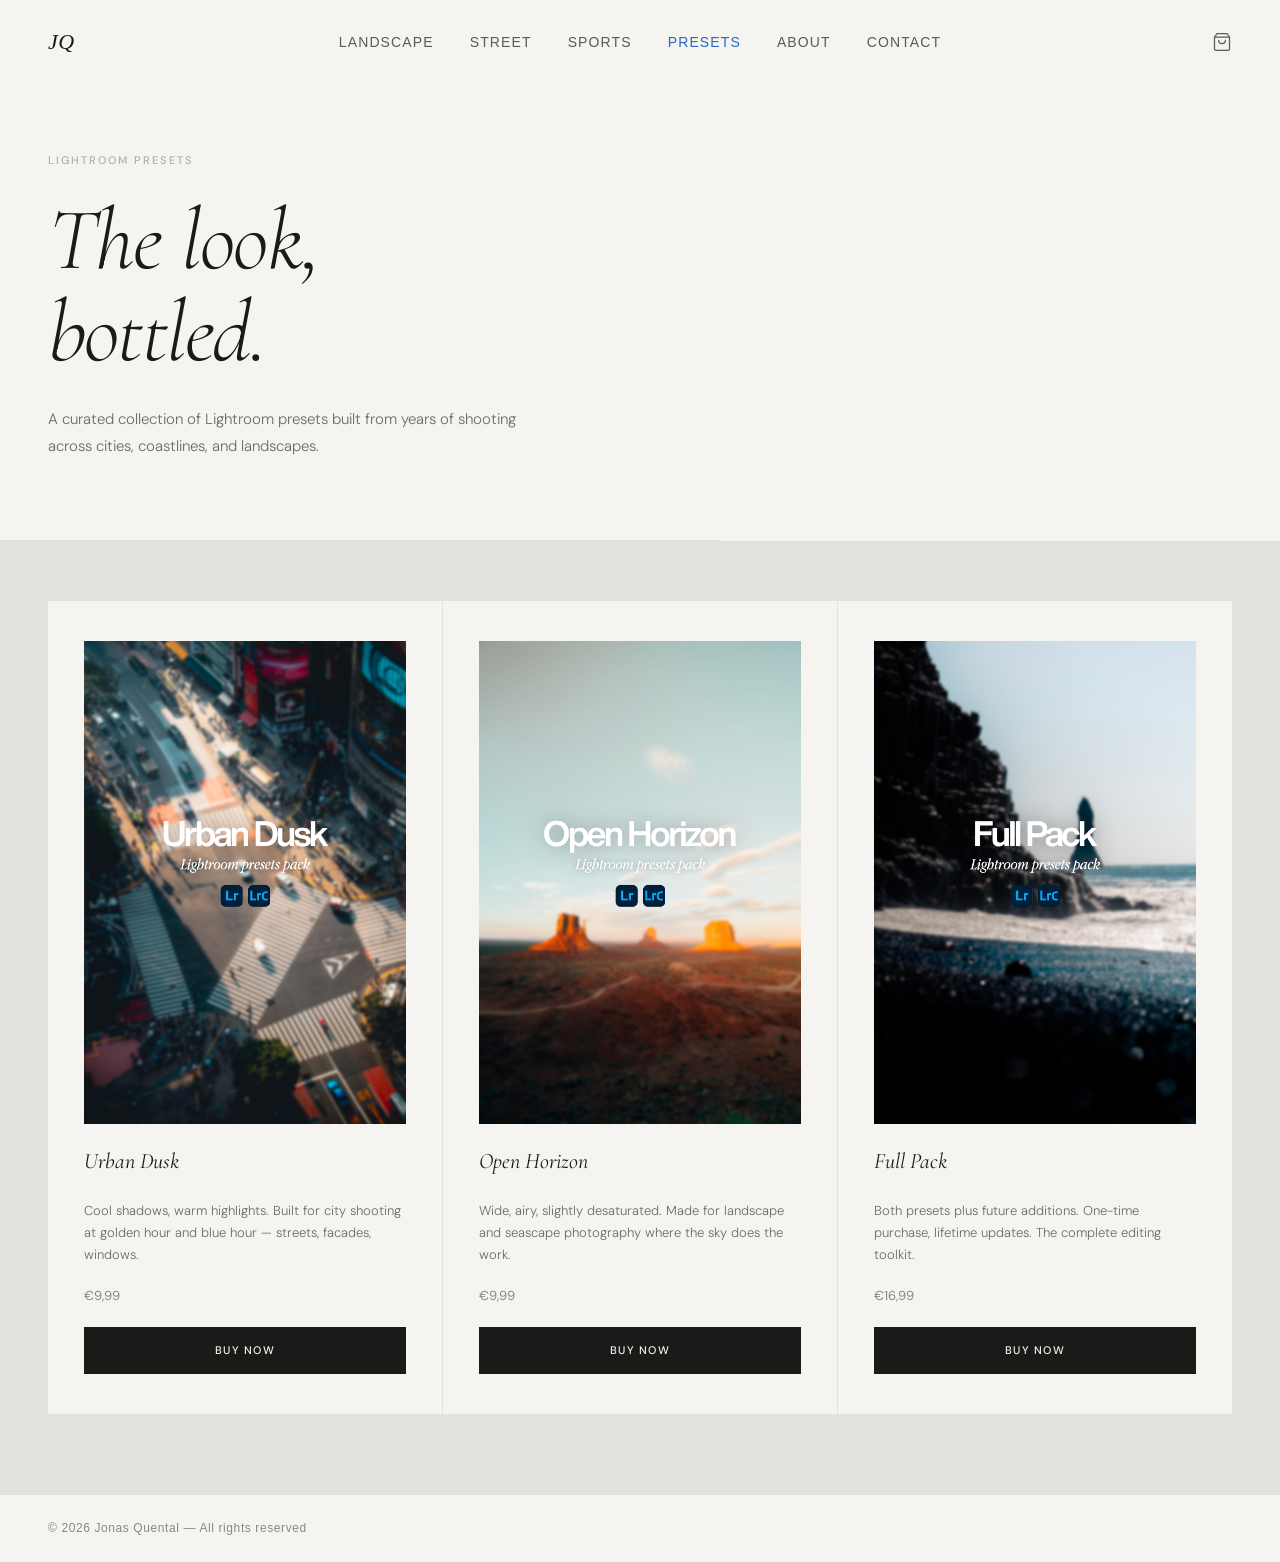
<file: presets.html>
<!DOCTYPE html>
<html lang="en">
<head>
<meta charset="UTF-8">
<meta name="viewport" content="width=device-width, initial-scale=1.0">
<title>Presets — Jonas Quental</title>
<link rel="preconnect" href="https://fonts.googleapis.com">
<link rel="preconnect" href="https://fonts.gstatic.com" crossorigin>
<link href="https://fonts.googleapis.com/css2?family=Cormorant+Garamond:ital,wght@0,300;0,400;1,300;1,400&family=DM+Sans:wght@300;400;500&display=swap" rel="stylesheet">
  <link rel="icon" type="image/x-icon" href="favicon.ico">
  <link rel="icon" type="image/png" sizes="32x32" href="favicon-32.png">
  <link rel="apple-touch-icon" sizes="192x192" href="favicon-192.png">
<link rel="stylesheet" href="style.css" />
  <style>
    .page-hero { padding: calc(72px + 80px) 48px 80px; border-bottom: 1px solid rgba(0,0,0,0.08); max-width: 720px; }
    .page-eyebrow { font-size: 11px; font-weight: 500; letter-spacing: 0.18em; text-transform: uppercase; color: #b0afa8; margin-bottom: 24px; font-family: 'DM Sans', sans-serif; }
    .page-hero h1 { font-family: 'Cormorant Garamond', serif; font-size: clamp(48px, 7vw, 88px); font-weight: 300; letter-spacing: -0.02em; line-height: 1.05; margin-bottom: 28px; }
    .page-hero h1 em { font-style: italic; }
    .page-sub { font-size: 15px; font-weight: 300; color: #6b6b65; line-height: 1.8; max-width: 480px; font-family: 'DM Sans', sans-serif; }
    .presets-grid { padding: 60px 48px 80px; display: grid; grid-template-columns: repeat(3, 1fr); gap: 1px; background: rgba(0,0,0,0.08); }
    .preset-card { background: #f5f4f0; padding: 40px 36px; display: flex; flex-direction: column; gap: 20px; }
    .preset-thumb { width: 100%; aspect-ratio: 2/3; display: flex; align-items: center; justify-content: center; position: relative; }
    .preset-card:nth-child(1) .preset-thumb { background: linear-gradient(135deg, #d4cfc6, #b8b0a4); }
    .preset-card:nth-child(2) .preset-thumb { background: linear-gradient(135deg, #c8d4d8, #a4b8c0); }
    .preset-card:nth-child(3) .preset-thumb { background: linear-gradient(135deg, #d8cfc0, #c0a88c); }
    .preset-thumb-label { font-size: 10px; font-weight: 500; letter-spacing: 0.16em; text-transform: uppercase; color: rgba(26,26,24,0.3); font-family: 'DM Sans', sans-serif; }
    .coming-soon-badge { position: absolute; top: 12px; right: 12px; background: #1a1a18; color: #f5f4f0; font-size: 9px; font-weight: 500; letter-spacing: 0.14em; text-transform: uppercase; padding: 5px 10px; font-family: 'DM Sans', sans-serif; }
    .preset-name { font-family: 'Cormorant Garamond', serif; font-size: 22px; font-weight: 400; font-style: italic; }
    .preset-desc { font-size: 13px; font-weight: 300; color: #6b6b65; line-height: 1.7; flex: 1; font-family: 'DM Sans', sans-serif; }
    .preset-price { font-size: 13px; color: #888; font-family: 'DM Sans', sans-serif; }
    .preset-btn { width: 100%; padding: 14px; background: none; border: 1px solid rgba(0,0,0,0.1); color: #b0afa8; font-size: 11px; font-weight: 500; letter-spacing: 0.12em; text-transform: uppercase; cursor: not-allowed; font-family: 'DM Sans', sans-serif; text-align: center; text-decoration: none; display: block; box-sizing: border-box; transition: all 0.2s; }
    .preset-btn-live { background: #1a1a18; border-color: #1a1a18; color: #f5f4f0; cursor: pointer; }
    .preset-btn-live:hover { opacity: 0.8; }
    .notify-section { padding: 64px 48px 80px; border-top: 1px solid rgba(0,0,0,0.08); display: grid; grid-template-columns: 1fr 1fr; gap: 80px; align-items: center; }
    .notify-section h2 { font-family: 'Cormorant Garamond', serif; font-size: clamp(28px, 3vw, 44px); font-weight: 400; font-style: italic; line-height: 1.2; margin-bottom: 16px; }
    .notify-section p { font-size: 14px; font-weight: 300; color: #6b6b65; line-height: 1.8; max-width: 380px; font-family: 'DM Sans', sans-serif; }
    .notify-label { display: block; font-size: 10px; font-weight: 500; letter-spacing: 0.14em; text-transform: uppercase; color: #888; margin-bottom: 8px; font-family: 'DM Sans', sans-serif; }
    .notify-input { background: none; border: none; border-bottom: 1px solid rgba(0,0,0,0.1); color: #1a1a18; font-family: 'DM Sans', sans-serif; font-size: 14px; font-weight: 300; padding: 10px 0; outline: none; width: 100%; margin-bottom: 28px; transition: border-color 0.2s; }
    .notify-input:focus { border-bottom-color: #1a1a18; }
    .notify-input::placeholder { color: #b0afa8; }
    @media (max-width: 900px) { .presets-grid { grid-template-columns: 1fr; padding: 40px 24px; } .notify-section { grid-template-columns: 1fr; gap: 40px; padding: 48px 24px 64px; } .page-hero { padding: 120px 24px 48px; } }
  </style>
<link rel="preconnect" href="https://fonts.googleapis.com">
<link rel="preconnect" href="https://fonts.gstatic.com" crossorigin>
<link href="https://fonts.googleapis.com/css2?family=Cormorant+Garamond:ital,wght@0,300;0,400;0,500;1,300;1,400&family=DM+Sans:ital,wght@0,300;0,400;0,500;1,300&display=swap" rel="stylesheet">

</head>
<body>

<nav class="nav">
  <a href="index.html" class="nav-logo">JQ</a>
  <ul class="nav-links">
    <li><a href="landscape.html">Landscape</a></li>
    <li><a href="street.html">Street</a></li>
    <li><a href="sports.html">Sports</a></li>
    <li><a href="presets.html" class="active">Presets</a></li>
    <li><a href="index.html#about">About</a></li>
    <li><a href="index.html#contact">Contact</a></li>
  </ul>
    <a href="presets.html" class="nav-cart" title="Cart">
      <svg viewBox="0 0 24 24" xmlns="http://www.w3.org/2000/svg">
        <path d="M6 2L3 6v14a2 2 0 002 2h14a2 2 0 002-2V6l-3-4z"/>
        <line x1="3" y1="6" x2="21" y2="6"/>
        <path d="M16 10a4 4 0 01-8 0"/>
      </svg>
    </a>
    <button class="nav-hamburger" onclick="openDrawer()" aria-label="Menu">
      <svg viewBox="0 0 24 24"><line x1="3" y1="6" x2="21" y2="6"/><line x1="3" y1="12" x2="21" y2="12"/><line x1="3" y1="18" x2="21" y2="18"/></svg>
    </button>
</nav>

<!-- MOBILE DRAWER -->
<div class="nav-drawer" id="nav-drawer">
  <button class="nav-drawer-close" onclick="closeDrawer()">×</button>
  <a href="landscape.html" onclick="closeDrawer()">Landscape</a>
  <a href="street.html" onclick="closeDrawer()">Street</a>
  <a href="sports.html" onclick="closeDrawer()">Sports</a>
  <a href="presets.html" onclick="closeDrawer()">Presets</a>
  <a href="index.html#about" onclick="closeDrawer()">About</a>
  <a href="index.html#contact" onclick="closeDrawer()">Contact</a>
</div>

<div class="page-hero reveal">
  <p class="page-eyebrow">Lightroom Presets</p>
  <h1 class="page-title">The look,<br><em>bottled.</em></h1>
  <p class="page-sub">A curated collection of Lightroom presets built from years of shooting across cities, coastlines, and landscapes. </p>
</div>

<div class="presets-grid">

  <div class="preset-card reveal">
    <div class="preset-thumb" style="padding:0;overflow:hidden;">
      <img src="photos/urbanduskmockup.jpg" style="width:100%;height:100%;object-fit:cover;display:block;" alt="Urban Dusk">
    </div>
    <span class="preset-name">Urban Dusk</span>
    <p class="preset-desc">Cool shadows, warm highlights. Built for city shooting at golden hour and blue hour — streets, facades, windows.</p>
    <span class="preset-price">€9,99</span>
    <a href="https://buymeacoffee.com/jonasquental/e/583993" target="_blank" class="preset-btn preset-btn-live">Buy now</a>
  </div>

  <div class="preset-card reveal">
    <div class="preset-thumb" style="padding:0;overflow:hidden;">
      <img src="photos/openhorizonmockup.jpg" style="width:100%;height:100%;object-fit:cover;display:block;" alt="Open Horizon">
    </div>
    <span class="preset-name">Open Horizon</span>
    <p class="preset-desc">Wide, airy, slightly desaturated. Made for landscape and seascape photography where the sky does the work.</p>
    <span class="preset-price">€9,99</span>
    <a href="https://buymeacoffee.com/jonasquental/e/583990" target="_blank" class="preset-btn preset-btn-live">Buy now</a>
  </div>

  <div class="preset-card reveal">
    <div class="preset-thumb" style="padding:0;overflow:hidden;">
      <img src="photos/fullpackmockup.jpg" style="width:100%;height:100%;object-fit:cover;display:block;" alt="Full Pack">
    </div>
    <span class="preset-name">Full Pack</span>
    <p class="preset-desc">Both presets plus future additions. One-time purchase, lifetime updates. The complete editing toolkit.</p>
    <span class="preset-price">€16,99</span>
    <a href="https://buymeacoffee.com/jonasquental/e/583994" target="_blank" class="preset-btn preset-btn-live">Buy now</a>
  </div>

</div>

<footer class="footer"><span>© 2026 Jonas Quental — All rights reserved</span></footer>

<script>
  const reveals = document.querySelectorAll('.reveal');
  const observer = new IntersectionObserver(entries => {
    entries.forEach((e, i) => {
      if (e.isIntersecting) {
        setTimeout(() => e.target.classList.add('visible'), i * 80);
        observer.unobserve(e.target);
      }
    });
  }, { threshold: 0.08 });
  reveals.forEach(r => observer.observe(r));

  // Trigger hero immediately
  document.querySelectorAll('.page-hero.reveal').forEach(el => {
    setTimeout(() => el.classList.add('visible'), 150);
  });

</script>
<script src="script.js"></script>
  <script>
    function openDrawer() { document.getElementById('nav-drawer').classList.add('open'); document.body.style.overflow = 'hidden'; }
    function closeDrawer() { document.getElementById('nav-drawer').classList.remove('open'); document.body.style.overflow = ''; }
  </script>
</body>
</html>
</file>
<file: style.css>
*, *::before, *::after { box-sizing: border-box; margin: 0; padding: 0; }

:root {
  --fg: #1a1a1a;
  --bg: #f5f4f0;
  --muted: #888;
  --serif: 'Georgia', serif;
  --sans: 'Helvetica Neue', Arial, sans-serif;
}

html { scroll-behavior: smooth; }

body {
  background: var(--bg);
  color: var(--fg);
  font-family: var(--sans);
  font-size: 16px;
  line-height: 1.6;
}

/* ── NAV ── */
.nav {
  position: fixed;
  top: 0; left: 0; right: 0;
  z-index: 100;
  display: grid;
  grid-template-columns: 1fr auto 1fr;
  align-items: center;
  padding: 24px 48px;
  mix-blend-mode: multiply;
}

.nav-logo {
  font-family: var(--serif);
  font-size: 22px;
  font-style: italic;
  letter-spacing: 0.02em;
  justify-self: start;
}

.nav-links {
  list-style: none;
  display: flex;
  gap: 36px;
  justify-self: center;
}

.nav-links a {
  text-decoration: none;
  color: var(--fg);
  font-size: 14px;
  letter-spacing: 0.08em;
  text-transform: uppercase;
  opacity: 0.7;
  transition: opacity 0.2s;
}

.nav-links a:hover { opacity: 1; }

.nav-cart {
  justify-self: end;
  display: flex;
  align-items: center;
  gap: 6px;
  cursor: pointer;
  text-decoration: none;
  color: var(--fg);
  opacity: 0.7;
  transition: opacity 0.2s;
  position: relative;
}

.nav-cart:hover { opacity: 1; }

.nav-cart svg {
  width: 20px;
  height: 20px;
  stroke: currentColor;
  fill: none;
  stroke-width: 1.5;
  stroke-linecap: round;
  stroke-linejoin: round;
}

.nav-cart-count {
  position: absolute;
  top: -6px;
  right: -8px;
  background: var(--fg);
  color: var(--bg);
  font-size: 9px;
  font-weight: 500;
  width: 16px;
  height: 16px;
  border-radius: 50%;
  display: flex;
  align-items: center;
  justify-content: center;
  letter-spacing: 0;
  opacity: 1;
}

/* ── HERO ── */
.hero {
  position: relative;
  height: 100vh;
  display: flex;
  align-items: flex-end;
  overflow: hidden;
}

.hero-image {
  position: absolute;
  inset: 0;
}

.hero-image img {
  width: 100%; height: 100%;
  object-fit: cover;
  object-position: center 20%;
  filter: brightness(0.88);
}

/* Placeholder gradient when no image is loaded */
.hero-image:not(:has(img[src=""])) {
  background: linear-gradient(160deg, #c9d4dc 0%, #8fa3b1 100%);
}

.hero-text {
  position: relative;
  z-index: 2;
  padding: 0 48px 80px;
  color: #fff;
}

.hero-text h1 {
  font-family: var(--serif);
  font-size: clamp(48px, 7vw, 96px);
  font-weight: 400;
  font-style: italic;
  line-height: 1.05;
  letter-spacing: -0.02em;
}

.hero-text p {
  margin-top: 12px;
  font-size: 15px;
  letter-spacing: 0.12em;
  text-transform: uppercase;
  opacity: 0.75;
}

.hero-scroll-hint {
  position: absolute;
  bottom: 32px; right: 48px;
  z-index: 2;
  font-size: 12px;
  letter-spacing: 0.1em;
  color: rgba(255,255,255,0.6);
  animation: float 2.5s ease-in-out infinite;
}

@keyframes float {
  0%, 100% { transform: translateY(0); }
  50% { transform: translateY(6px); }
}

/* ── PORTFOLIO GRID ── */
.portfolio {
  padding: 80px 48px;
}

.grid {
  display: grid;
  grid-template-columns: repeat(3, 1fr);
  gap: 12px;
}

.grid-item {
  overflow: hidden;
  background: #ddd;
  position: relative;
}

/* default aspect ratio */
.grid-item::before { content: ''; display: block; padding-top: 75%; }
.grid-item.tall::before { padding-top: 150%; }
.grid-item.wide { grid-column: span 2; }
.grid-item.wide::before { padding-top: 50%; }

.grid-item img {
  position: absolute;
  inset: 0;
  width: 100%; height: 100%;
  object-fit: cover;
  transition: transform 0.6s ease, filter 0.4s ease;
  filter: brightness(0.95);
}

.grid-item:hover img {
  transform: scale(1.04);
  filter: brightness(1);
}

/* ── ABOUT ── */
.about {
  padding: 100px 48px;
  border-top: 1px solid rgba(0,0,0,0.08);
}

.about-inner {
  display: grid;
  grid-template-columns: 1fr 1fr;
  gap: 80px;
  align-items: center;
  max-width: 1100px;
  margin: 0 auto;
}

.about-image {
  aspect-ratio: 3/4;
  overflow: hidden;
  background: #ddd;
}

.about-image img {
  width: 100%; height: 100%;
  object-fit: cover;
}

.about-text h2 {
  font-family: var(--serif);
  font-size: 42px;
  font-weight: 400;
  font-style: italic;
  margin-bottom: 28px;
}

.about-text p {
  color: #444;
  margin-bottom: 16px;
  font-size: 17px;
  line-height: 1.75;
}

/* ── BUTTON ── */
.btn {
  display: inline-block;
  margin-top: 24px;
  padding: 12px 28px;
  border: 1px solid var(--fg);
  text-decoration: none;
  color: var(--fg);
  font-size: 13px;
  letter-spacing: 0.1em;
  text-transform: uppercase;
  transition: background 0.2s, color 0.2s;
}

.btn:hover { background: var(--fg); color: var(--bg); }

.btn-large {
  font-size: 16px;
  padding: 16px 40px;
  letter-spacing: 0.05em;
  text-transform: none;
}

/* ── CONTACT ── */
.contact {
  padding: 120px 48px;
  text-align: center;
  border-top: 1px solid rgba(0,0,0,0.08);
}

.contact h2 {
  font-family: var(--serif);
  font-size: clamp(36px, 5vw, 64px);
  font-weight: 400;
  line-height: 1.1;
  margin-bottom: 16px;
}

.contact h2 em {
  font-style: italic;
}

.contact > p {
  color: var(--muted);
  margin-bottom: 40px;
  font-size: 17px;
}

.social-links {
  margin-top: 40px;
  display: flex;
  gap: 32px;
  justify-content: center;
}

.social-links a {
  color: var(--muted);
  text-decoration: none;
  font-size: 13px;
  letter-spacing: 0.1em;
  text-transform: uppercase;
  transition: color 0.2s;
}

.social-links a:hover { color: var(--fg); }

/* ── CONTACT DETAILS ── */
.contact-details {
  margin-top: 48px;
  max-width: 640px;
  margin-left: auto;
  margin-right: auto;
  text-align: left;
}

.contact-row {
  display: flex;
  align-items: baseline;
  gap: 32px;
  padding: 20px 0;
  border-bottom: 1px solid rgba(0,0,0,0.1);
}

.contact-label {
  font-size: 11px;
  letter-spacing: 0.12em;
  text-transform: uppercase;
  color: var(--muted);
  min-width: 90px;
}

.contact-value {
  font-size: 16px;
  color: var(--fg);
  text-decoration: none;
}

a.contact-value:hover { text-decoration: underline; }

/* ── FOOTER ── */
.footer {
  padding: 24px 48px;
  border-top: 1px solid rgba(0,0,0,0.08);
  font-size: 12px;
  color: var(--muted);
  letter-spacing: 0.05em;
}

/* ── FADE-IN ON SCROLL ── */
.reveal {
  opacity: 0;
  transform: translateY(24px);
  transition: opacity 0.7s ease, transform 0.7s ease;
}

.reveal.visible {
  opacity: 1;
  transform: translateY(0);
}

/* ── RESPONSIVE ── */
@media (max-width: 900px) {
  /* NAV: stack logo center, hide links, show hamburger */
  .nav {
    grid-template-columns: 1fr auto 1fr;
    padding: 16px 20px;
  }
  .nav-links {
    display: none;
  }
  .nav-mobile-menu {
    display: flex;
    justify-self: center;
    gap: 20px;
  }

  .hero-text { padding: 0 24px 60px; }
  .hero-text h1 { font-size: clamp(36px, 10vw, 60px); }
  .hero-scroll-hint { right: 24px; }

  .portfolio { padding: 40px 16px; }
  .grid {
    grid-template-columns: repeat(2, 1fr);
  }
  .grid-item.wide { grid-column: span 2; }
  .grid-item.tall::before { padding-top: 100%; }

  .about { padding: 60px 24px; }
  .about-inner { grid-template-columns: 1fr; gap: 40px; }

  .contact { padding: 60px 24px; }
  .footer { padding: 20px 24px; }
}

@media (max-width: 560px) {
  .grid { grid-template-columns: 1fr; }
  .grid-item.wide { grid-column: span 1; }
  .grid-item.tall::before { padding-top: 75%; }
}

/* ── MOBILE NAV DRAWER ── */
.nav-hamburger {
  display: none;
  background: none;
  border: none;
  cursor: pointer;
  padding: 4px;
  color: var(--fg);
}

.nav-hamburger svg {
  width: 22px;
  height: 22px;
  stroke: currentColor;
  fill: none;
  stroke-width: 1.8;
  stroke-linecap: round;
}

.nav-drawer {
  display: none;
  position: fixed;
  inset: 0;
  background: var(--bg);
  z-index: 99;
  flex-direction: column;
  align-items: center;
  justify-content: center;
  gap: 32px;
}

.nav-drawer.open { display: flex; }

.nav-drawer a {
  font-size: 28px;
  font-family: var(--serif);
  font-style: italic;
  color: var(--fg);
  text-decoration: none;
  opacity: 0.8;
  transition: opacity 0.2s;
}

.nav-drawer a:hover { opacity: 1; }

.nav-drawer-close {
  position: absolute;
  top: 24px; right: 24px;
  background: none;
  border: none;
  font-size: 28px;
  color: var(--fg);
  cursor: pointer;
  font-family: var(--serif);
  opacity: 0.6;
}

@media (max-width: 900px) {
  .nav-hamburger { display: block; }
  .nav-links { display: none !important; }
  .nav { grid-template-columns: auto 1fr auto; }
  .nav-logo { justify-self: start; }
  .nav-cart { justify-self: end; display: none; }
}

/* ── NAV LOGO AS LINK ── */
a.nav-logo {
  text-decoration: none;
  color: var(--fg);
}

.nav-links a.active {
  opacity: 1;
  color: #2a6fc9;
}

/* ── PAGE HEADER (gallery pages) ── */
.page-header {
  padding: 140px 48px 48px;
  border-bottom: 1px solid rgba(0,0,0,0.08);
  display: flex;
  align-items: baseline;
  justify-content: space-between;
}

.page-title {
  font-family: var(--serif);
  font-size: clamp(48px, 7vw, 96px);
  font-weight: 400;
  font-style: italic;
  letter-spacing: -0.02em;
  line-height: 1;
}

.page-meta {
  font-size: 12px;
  color: var(--muted);
  letter-spacing: 0.1em;
  text-transform: uppercase;
}

/* ── GALLERY MASONRY ── */
.gallery {
  padding: 48px 48px 80px;
  columns: 3;
  column-gap: 12px;
}

.gallery-item {
  break-inside: avoid;
  margin-bottom: 12px;
  position: relative;
  overflow: hidden;
  cursor: pointer;
}

.gallery-item img {
  width: 100%;
  display: block;
  transition: transform 0.5s ease, filter 0.4s ease;
  filter: brightness(0.95);
}

.gallery-item:hover img {
  transform: scale(1.03);
  filter: brightness(1);
}

.gallery-item-info {
  position: absolute;
  bottom: 0; left: 0; right: 0;
  padding: 40px 20px 18px;
  background: linear-gradient(transparent, rgba(0,0,0,0.5));
  opacity: 0;
  transition: opacity 0.3s;
}

.gallery-item:hover .gallery-item-info { opacity: 1; }

.item-title {
  font-family: var(--serif);
  font-size: 18px;
  font-style: italic;
  font-weight: 400;
  color: #fff;
  display: block;
}

.item-meta {
  font-size: 10px;
  letter-spacing: 0.1em;
  text-transform: uppercase;
  color: rgba(255,255,255,0.6);
}

/* ── ABOUT STATS ── */
.about-stats {
  display: grid;
  grid-template-columns: repeat(3, 1fr);
  gap: 20px;
  margin: 32px 0;
  padding-top: 28px;
  border-top: 1px solid rgba(0,0,0,0.08);
}

.about-stats .stat-label {
  display: block;
  font-size: 10px;
  letter-spacing: 0.12em;
  text-transform: uppercase;
  color: var(--muted);
  margin-bottom: 6px;
}

.about-stats .stat-val {
  display: block;
  font-family: var(--serif);
  font-size: 20px;
  font-style: italic;
}

/* ── LIGHTBOX ── */
.lightbox {
  position: fixed;
  inset: 0;
  background: rgba(245,244,240,0.97);
  z-index: 200;
  display: none;
  align-items: center;
  justify-content: center;
  flex-direction: column;
  gap: 20px;
}

.lightbox.open { display: flex; }

.lightbox-close {
  position: fixed;
  top: 32px; right: 48px;
  background: none;
  border: none;
  font-size: 32px;
  color: var(--muted);
  cursor: pointer;
  line-height: 1;
  transition: color 0.2s;
  font-family: var(--serif);
}

.lightbox-close:hover { color: var(--fg); }

#lightbox-img {
  max-width: 88vw;
  max-height: 82vh;
  object-fit: contain;
}

.lightbox-meta {
  font-family: var(--serif);
  font-size: 18px;
  font-style: italic;
  color: var(--muted);
}

/* ── GALLERY RESPONSIVE ── */
@media (max-width: 900px) {
  .page-header { padding: 120px 24px 32px; flex-direction: column; gap: 8px; }
  .gallery { columns: 2; padding: 24px 24px 60px; }
}

@media (max-width: 560px) {
  .gallery { columns: 1; }
}
</file>
